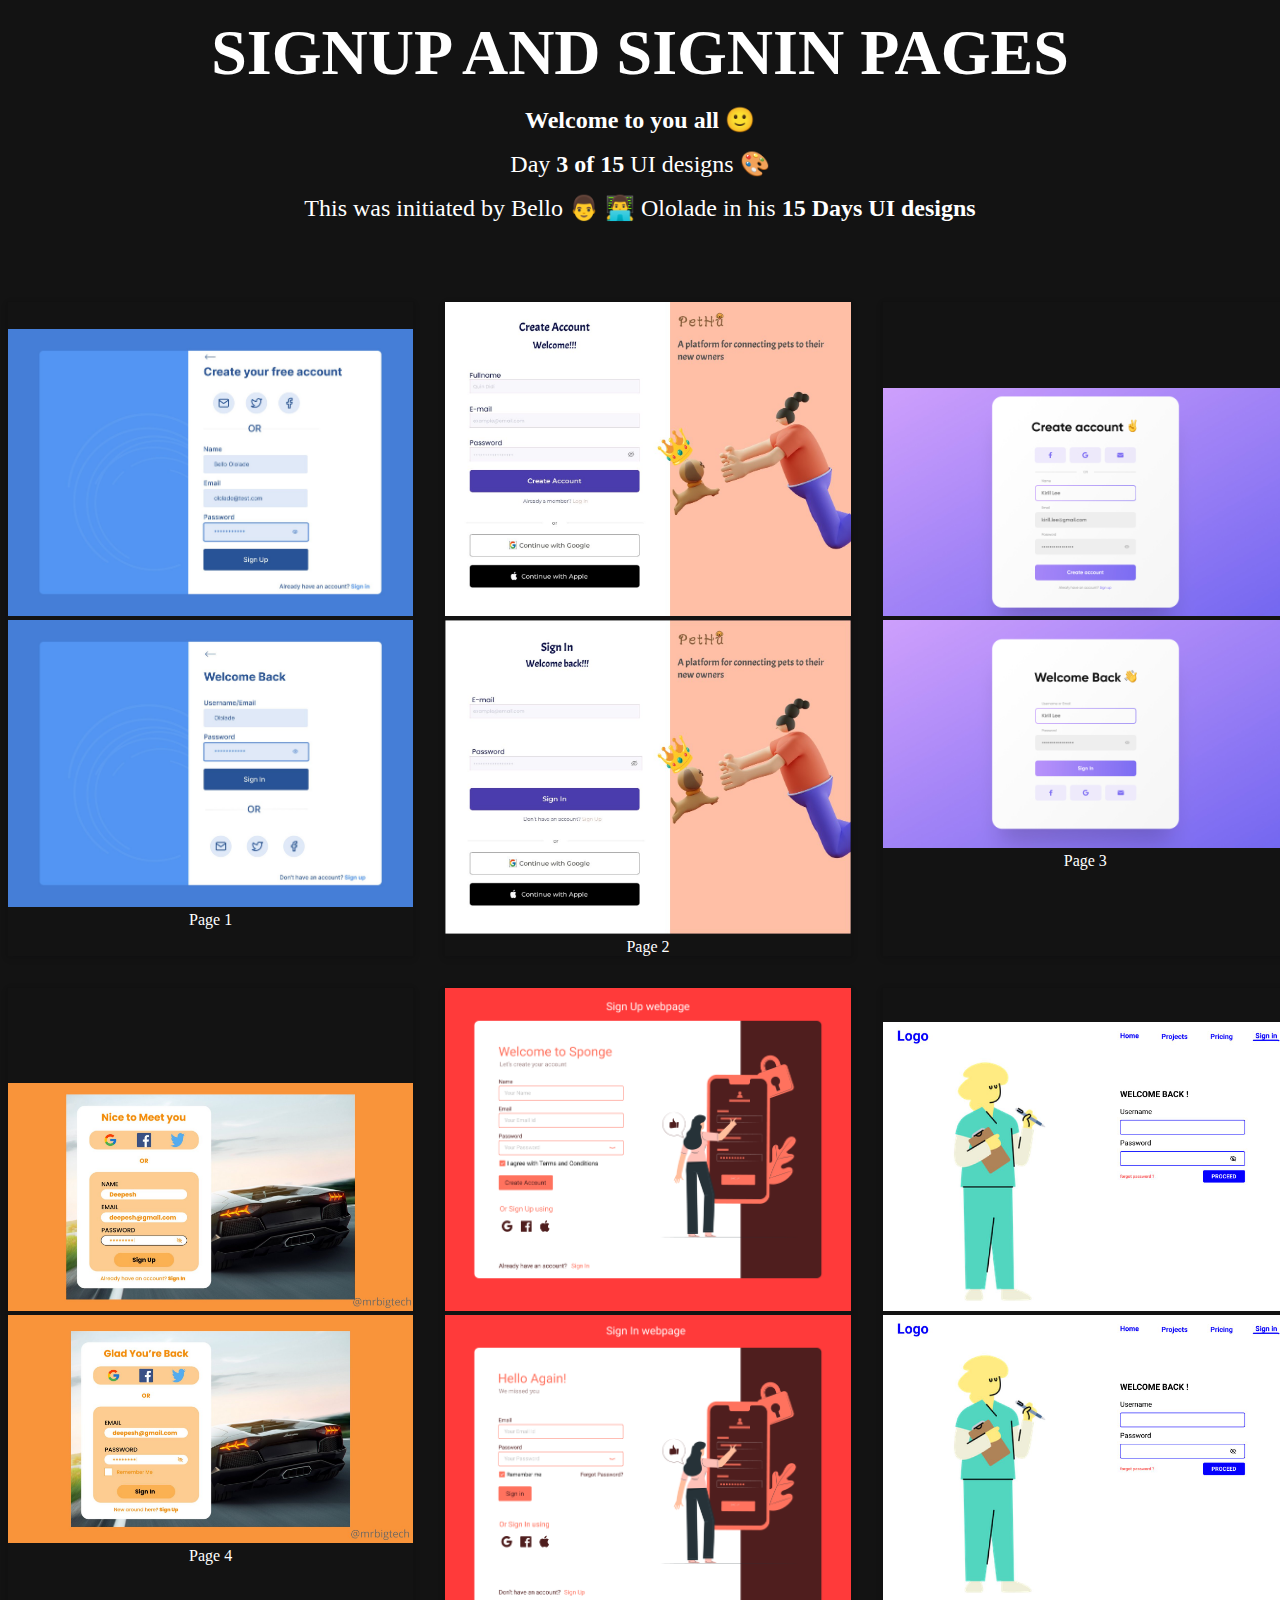
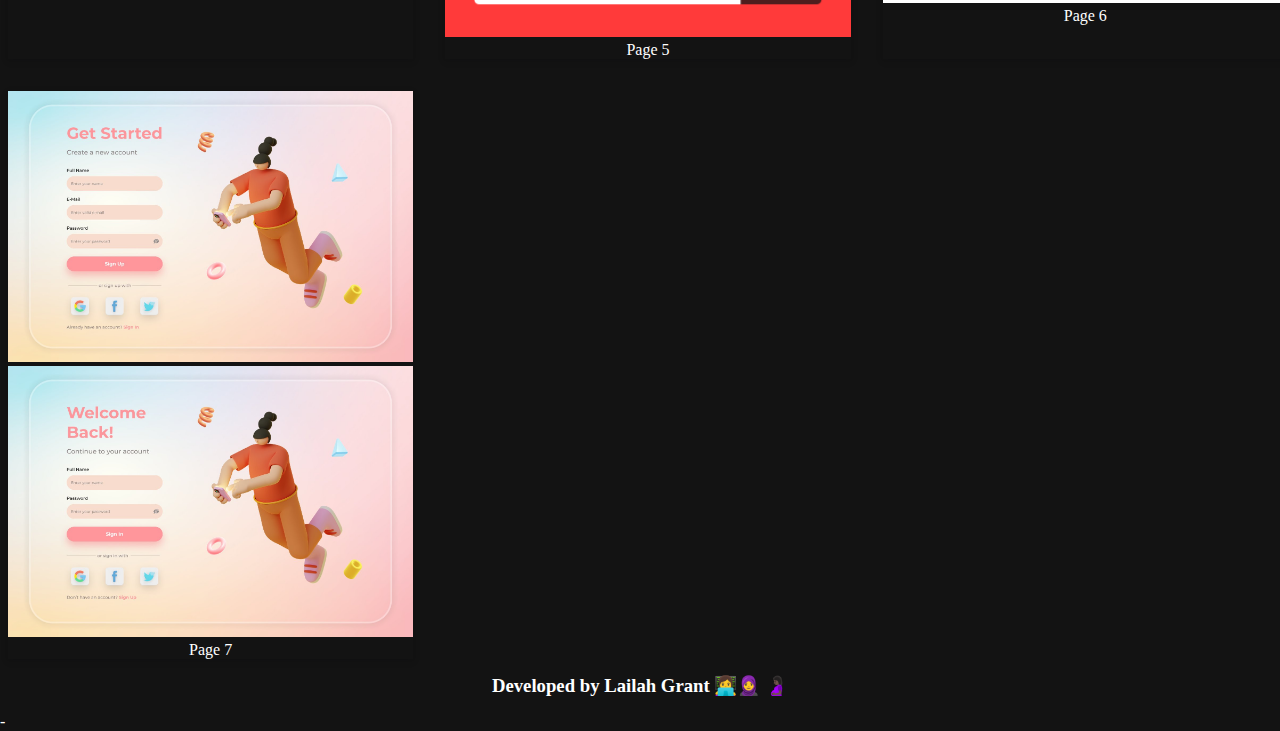
<file: index.html>
<!DOCTYPE html>
<html lang="en">
<head>
    <meta charset="UTF-8">
    <meta http-equiv="X-UA-Compatible" content="IE=edge">
    <meta name="viewport" content="width=device-width, initial-scale=1.0">
    <title>Signup and Signin pages - Day3</title>
    <!-- css -->

    <link rel="stylesheet" href="style.css">
</head>
<body>
    
    <header> <h1> SIGNUP AND SIGNIN PAGES</h1></header>

    <div class="intro">
        <h2>Welcome to you all 🙂</h2>
        <p>Day <b>3 of 15 </b> UI designs 🎨 </p>
        <p>This was initiated by <a href="https://ololade.bio.link/">Bello 👨 👨‍💻 Ololade</a> in his <b>15 Days UI designs</b> </p>
    </div>

    <section class="container">
        <div class="page-1 card">
            <a href="./pages/signup-one.html">
            <img class="image" src="./assets/signup-one.jpg" alt="Signup page">
            <img class="image"  src="./assets/signin-one.jpg" alt="Signin page">
            <p class="text">Page 1</p>
            </a>
        </div>
        <div class="page-2 card">
            <a href="./pages/page-two.html">
            <img class="image"  src="./assets/signup-two.jpg" alt="Signup page">
            <img class="image"  src="./assets/signin-two.jpg" alt="Signin page">
            <p class="text">Page 2</p>
            </a>
        </div>
        <div class="page-3 card">
            <a href="./pages/page-three.html">
            <img  class="image" src="./assets/signup-three.jpg" alt="Signup page">
            <img class="image"  src="./assets/signin-three.jpg" alt="Signin page">
            <p class="text">Page 3</p>
            </a>
        </div>
        <div class="page-4 card">
            <a href="./pages/page-four.html">
            <img class="image"  src="./assets/signup-four.jpg" alt="Signup page">
            <img class="image"  src="./assets/signin-four.jpg" alt="Signin page">
            <p class="text">Page 4</p>
            </a>
        </div>
        <div class="page-5 card">
            <a href="./pages/page-five.html">
            <img class="image"  src="./assets/signup-five.png" alt="Signup page">
            <img class="image"  src="./assets/signin-five.png" alt="Signin page">
            <p class="text">Page 5</p>
            </a>
        </div>
        <div class="page-6 card">
            <a href="./pages/page-six.html">
            <img class="image" src="./assets/signin-six.jpg" alt="Signup page">
            <img class="image"  src="./assets/signin-six.jpg" alt="Signin page">
            <p class="text">Page 6</p>
            </a>
        </div>
        <div class="page-7 card">
            <a href="./pages/page-seven.html">
            <img class="image" src="./assets/signup-seven.jpg" alt="Signup page">
            <img class="image"  src="./assets/signin-seven.jpg" alt="Signin page">
            <p class="text">Page 7</p>
            </a>
        </div>
    </section>

    <footer>
        <h3>Developed by <a href="https://github.com/lailahgrant">Lailah Grant 👩‍💻🧕 🤰🏿 </a> </h3>
    </footer>

</body>
</html>-
</file>
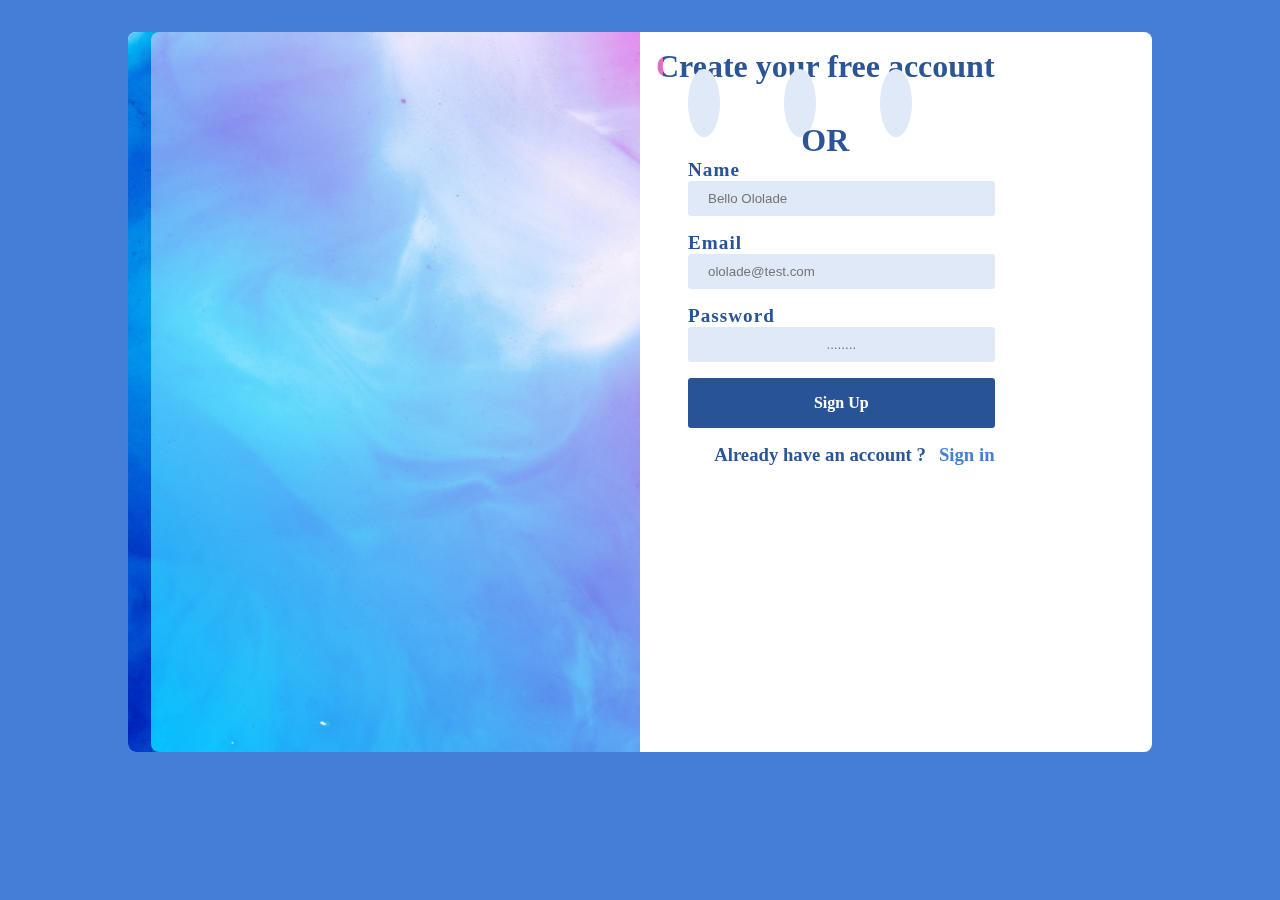
<file: pages/signup-one.html>
<!DOCTYPE html>
<html lang="en">
<head>
    <meta charset="UTF-8">
    <meta http-equiv="X-UA-Compatible" content="IE=edge">
    <meta name="viewport" content="width=device-width, initial-scale=1.0">
    <title>Sign up form - one</title>
    <link rel="stylesheet" href="https://use.fontawesome.com/releases/v5.15.4/css/all.css" integrity="sha384-DyZ88mC6Up2uqS4h/KRgHuoeGwBcD4Ng9SiP4dIRy0EXTlnuz47vAwmeGwVChigm" crossorigin="anonymous">
    <link rel="stylesheet" href="../css/sign-one.css">
</head>
<body>
    
    <main>

        <div class="left">
            <img src="../assets/pexels-artem-podrez-7233357 (2).jpg" >
            <!-- <p>lailah</p> -->
        </div>

        <div class="right">
            <span><i class="fas fa-arrow-left"></i></span>
            <h1>Create your free account</h1>
                <section>
                    <div class="icons">
                        <i class="far fa-envelope icon "></i>
                        <i class="fab fa-twitter icon"></i>
                        <i class="fab fa-facebook icon"></i>
                    </div>
                </section>
                
                <form action="" class="form-control">
                    <h1 style="text-align:center;" >OR</h1>
                    <!-- <fieldset class="bord">
                        <legend>
                            <h1 style="text-align:center;" >OR</h1>
                        </legend> -->
                    <section class="field">
                        <label for="">Name</label>
                        <input type="text" name="" id="" placeholder="Bello Ololade">
                    </section>

                    <section class="field">
                        <label for="">Email</label>
                        <input type="email" name="" id="" placeholder="ololade@test.com">
                    </section>

                    <section class="field">
                        <label for="">Password</label>
                        <div class="pwd">
                            <input type="password" name="" id="" placeholder="........">
                            <i class="fas fa-eye pwd-icon"></i>
                        </div>
                    </section>
                    <section class="field">
                        <input type="submit" name="" value="Sign Up" id="">
                    </section>

                    <div class="signin">
                    <h3>Already have an account ?  <a href="./signin-one.html"> Sign in</a> </h3>
                    </div>
                    <!-- </fieldset> -->
                </form>
        </div>

        
    </main>

</body>
</html>
</file>
<file: style.css>
*{
    margin:0;
    padding:0;
    box-sizing: border-box;
    text-decoration: none;
    list-style: none;
}

body{
    background:rgb(19, 19, 19);
    color: #fff;
    font-family: "Oswald", "Raleway", "Sniglet";
    /* overflow-y: hidden; */ /*hide scrollbar*/
}

a:visited, a:link, a:link, a:active {
    color: #fff;
}

header h1 {
    text-align: center;
    margin: 1rem auto;
    font-size: 4rem;
    font-family: "Sniglet";
}

.intro{
    text-align: center;
    margin-bottom: 5rem;
}
.intro p{
    font-family: 'Raleway';
    margin: 1rem auto;
    font-size: 1.5rem;
}

.container{
    text-align: center;
    margin: 0 .5rem;
    width:100%;
    display: grid;
    gap: 2rem;
    grid-template-columns: repeat(auto-fit, minmax(300px, 1fr));
}

.card{
    display:flex;
    flex-direction: column;
    justify-content: center;
    align-items: center;
    box-shadow: rgba(3,8,20,0.1) 0px 0.15rem 0.5rem, rgba(2,8,20,0.1) 0px 0.075rem 0.175rem;
}

.card:hover{
    box-shadow: rgba(2,  8,  20,  0.1) 0px 0.35em 1.175em, rgba(2, 8, 20,  0.08) 0px 0.17em 0.5em;
    transform: translateY(-3px) scale(1.1);
}


.image{
    max-width:100%;
    height:auto;
}


/* footer */
footer{
    text-align: center;
    margin: 1rem;
}


/* 
* Styling the scrollbar
*
*/
/* width */
::-webkit-scrollbar {
  width: 10px;
  border-radius: 1rem;
}

/* Track */
::-webkit-scrollbar-track {
  background: #f1f1f1;
  border-radius: 1rem; 
}
 
/* Handle */
::-webkit-scrollbar-thumb {
  background: #888;
  border-radius: 1rem; 
}

/* Handle on hover */
::-webkit-scrollbar-thumb:hover {
  background: #555;
  border-radius: 1rem; 
}
</file>
<file: css/sign-one.css>
*{
    margin:0;
    padding:0;
    box-sizing: border-box;
    text-decoration: none;
    list-style: none;
}

body{
    background: #457ed7 ;
    color: #2c5596;
    font-family: "Oswald", "Raleway", "Sniglet";
    /* overflow-y: hidden; */ /*hide scrollbar*/
}

a:visited, a:link, a:link, a:active {
    color: #2c5596;
}

main{
    width:80%;
    height:80vh;
    margin: 2rem auto;
    background:white;
    padding: 1rem;
    display:flex;
    border-radius:.5em;
}

/* LEFT */

main .left{
    margin:0;
}

main .left:before{
    content: '';
    position: absolute;
    top:2rem;
    left:9.41rem;
    width: 40vw;
    height: 80vh;
    background: linear-gradient(225deg, #e91e63, #03a9f4);
    z-index: 1000;
    mix-blend-mode: screen;
    border-top-left-radius: 0.5rem;
    border-bottom-left-radius: 0.5rem;
}

main .left img{
    width: 40vw;
    height: 80vh;
    position:relative;
    top:-1rem;
    left:-1rem;
    /* border:1px solid red; */
    object-fit: cover;
    max-width:100%;
    /* border-radius:.5em; */
    border-top-left-radius: 0.5rem;
    border-bottom-left-radius: 0.5rem;
}


/* RIGHT */

/* .right{ */
    /* text-align:center;  */
    /* width: 40vw;
    height: 60vh; */
/* } */

.right section .icons i.icon{
    margin:2rem;
    font-size:2rem;
    /* border: 1px solid gray; */
    padding:1rem;
    border-radius:50%;
    background-color: #e0e9f8;
}

form.form-control{
    /* display:flex;
    justify-content: center;
    align-items: start;
    width:100%; */
    height:100%;
}

.right .form-control .field {
    margin-left: 2rem;
}


/* .bord{
    margin: 0 auto;
    margin-top: 2rem;
    width: 100%;
    border: 1px solid #cfcfcf;
    margin-bottom: 2rem;
    padding: 1rem .5rem 1rem .5rem;
} */




.right .form-control label{
    font-size: 1.2rem;
    font-weight: 600;
    color: #285397;
    letter-spacing: 1px;
}

.right .form-control input{
    width:100%;
    padding: 10px 20px;
    outline: none;
    font-weight: 400;
    border:none;
    background-color: #e0e9f8;
    border-radius: .2rem;
    color: #285397;
    margin-bottom: 1rem;
    /* width: 30vw; */
}

.right .form-control input[type="password"]{
    width: 100%;
    padding: 10px;
    text-align: center;
}

.pwd,
.right .form-control input[type="password"],
.right .form-control input i.fa-eye{
    display:flex;
    /* position: relative; */
    /* right: -2rem; */
}

.pwd-icon{
    padding:10px;
    min-width: 50px;
    text-align: center;
}

.pwd i {
    position: absolute;
}

.pwd i.pwd-icon{
    position: absolute;
    right: 22rem;
}


/* .pwd {
    width: 100%;
    margin-bottom: 10px;
} */


.right .form-control input[placeholder=""]{
    color: #285397;
}

.right .form-control input[type="submit"]{
    background: #285397;
    color: #fff;
    padding: 1rem 0;
    font-size: 1rem;
    font-weight: 600;
    font-family: "Raleway";
}

.right .form-control .signin h3{
    display: flex;
    justify-content: flex-end;
    align-items: flex-end;
    /* position: relative;
    right: 0;
    bottom: 0;
    margin-bottom: -3px;*/
}

.right .form-control .signin h3 a{
    color: #457ed7;
    margin-left: .7em;
}

legend, h1{
    text-align:center;
}

/* main{
    display: flex;
    justify-content: center;
    align-items: center;
    margin: 5rem auto;
    background:white;
    width:80%;
    padding: 1rem;
}

.right{
    width:60%;
    padding: 5em;
    border:1px solid red;
}

.left{
    background: #5395f3;
    width:10%;
}

 */
</file>
